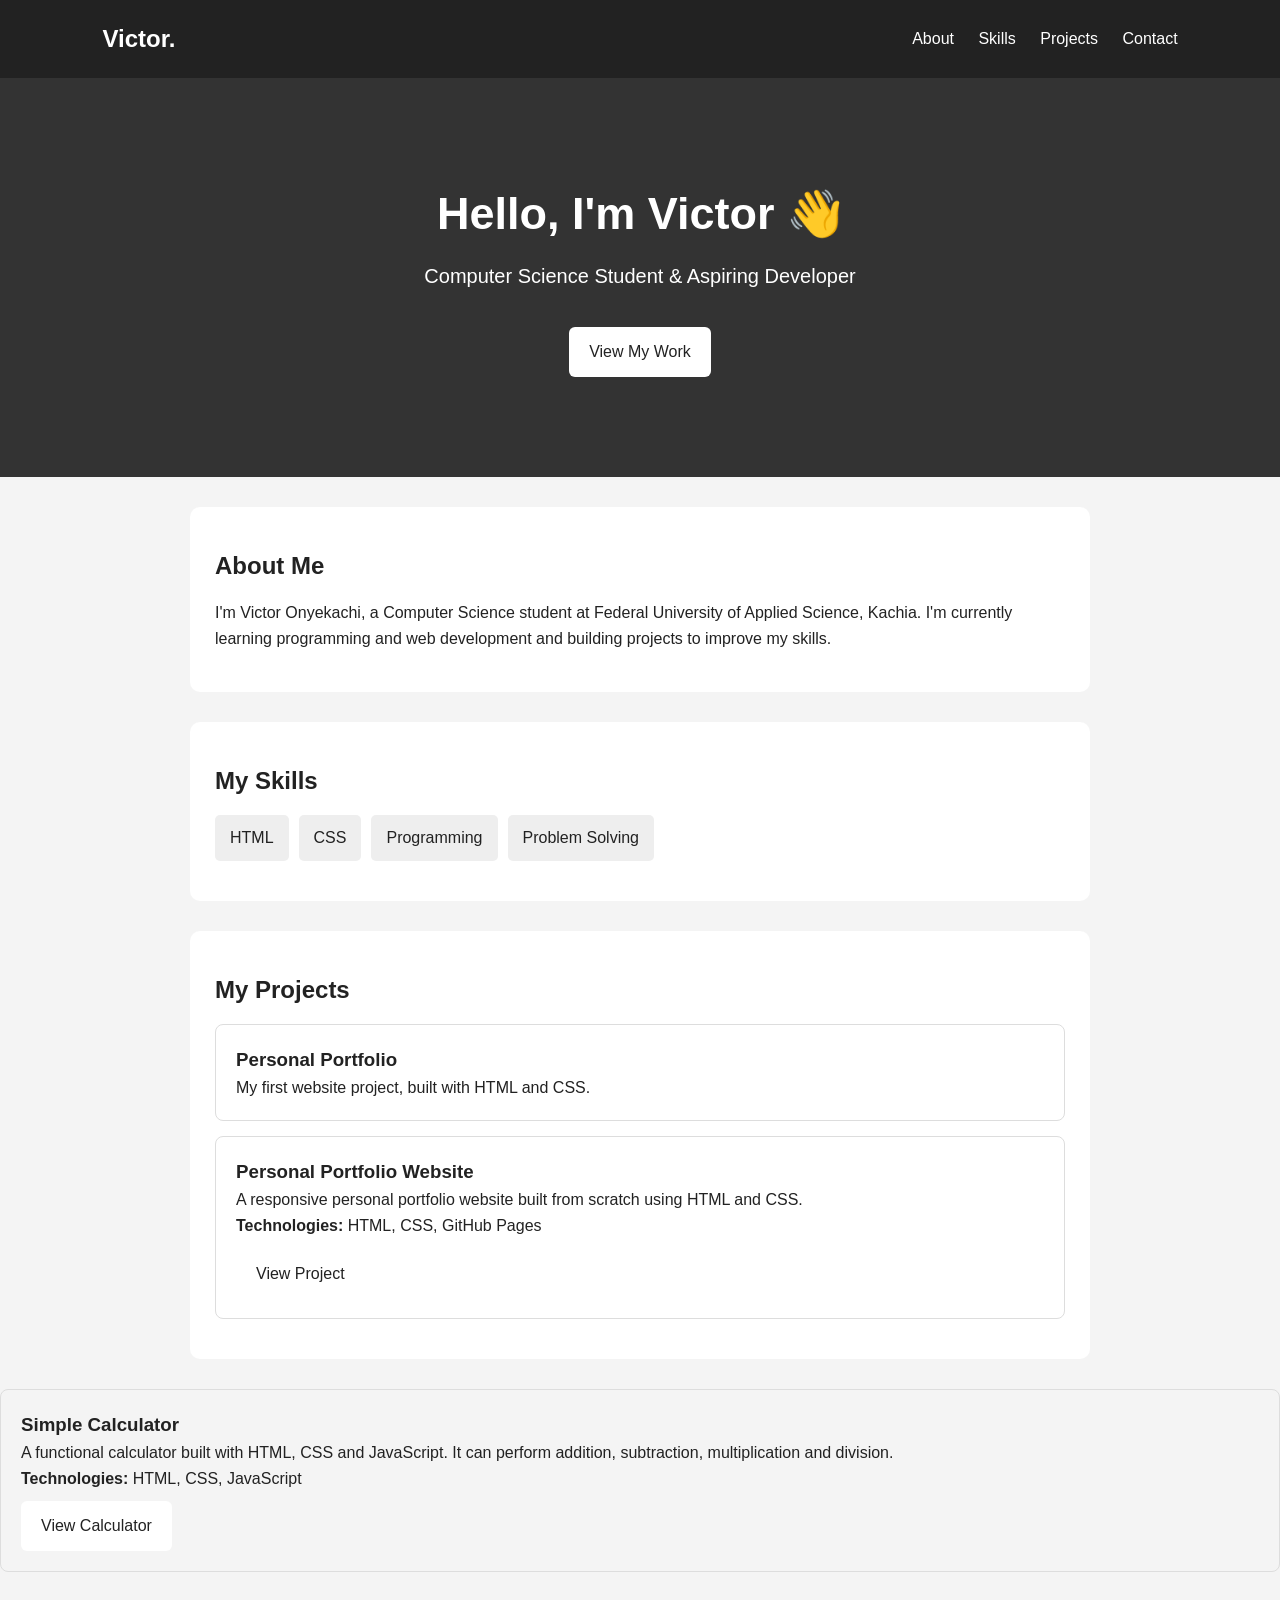
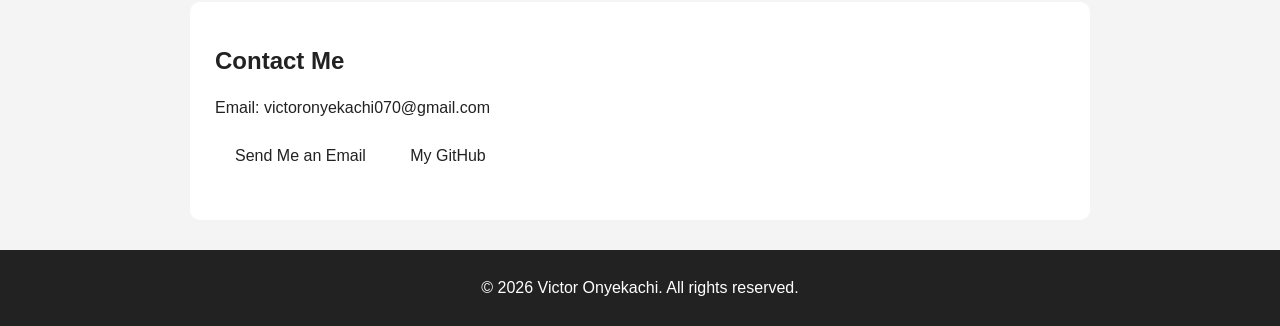
<file: index.html>
<!DOCTYPE html>
<html lang="en">
<head>
    <meta charset="UTF-8">
    <meta name="viewport" content="width=device-width, initial-scale=1.0">
    <title>Victor Onyekachi | Portfolio</title>
    <link rel="stylesheet" href="style.css">
</head>

<body>

    <nav>
        <h2>Victor.</h2>

        <div>
            <a href="#about">About</a>
            <a href="#skills">Skills</a>
            <a href="#projects">Projects</a>
            <a href="#contact">Contact</a>
        </div>
    </nav>

    <header>
        <h1>Hello, I'm Victor 👋</h1>
        <p>Computer Science Student & Aspiring Developer</p>
        <a class="button" href="#projects">View My Work</a>
    </header>

    <section id="about">
        <h2>About Me</h2>

        <p>
            I'm Victor Onyekachi, a Computer Science student at
            Federal University of Applied Science, Kachia.
            I'm currently learning programming and web development
            and building projects to improve my skills.
        </p>
    </section>

    <section id="skills">
        <h2>My Skills</h2>

        <div class="skills">
            <span>HTML</span>
            <span>CSS</span>
            <span>Programming</span>
            <span>Problem Solving</span>
        </div>
    </section>

    <section id="projects">
        <h2>My Projects</h2>

        <div class="project">
            <h3>Personal Portfolio</h3>
            <p>
                My first website project, built with HTML and CSS.
            </p>
        </div>

        <div class="project">
    <h3>Personal Portfolio Website</h3>

    <p>
        A responsive personal portfolio website built from scratch
        using HTML and CSS.
    </p>

    <p><strong>Technologies:</strong> HTML, CSS, GitHub Pages</p>

    <a class="button" href="https://victoronyekachi-hub.github.io/personal-portfolio/">
        View Project
    </a>
</div>
    </section>
    <div class="project">
    <h3>Simple Calculator</h3>

    <p>
        A functional calculator built with HTML, CSS and JavaScript.
        It can perform addition, subtraction, multiplication and division.
    </p>

    <p>
        <strong>Technologies:</strong> HTML, CSS, JavaScript
    </p>

    <a class="button" href="calculator.html">
        View Calculator
    </a>
</div>

    <section id="contact">
    <h2>Contact Me</h2>

    <p>Email: victoronyekachi070@gmail.com</p>

    <a class="button" href="mailto:victoronyekachi070@gmail.com">
        Send Me an Email
    </a>

    <a class="button" href="https://github.com/victoronyekachi-hub" target="_blank">
        My GitHub
    </a>
</section>

    <footer>
        <p>© 2026 Victor Onyekachi. All rights reserved.</p>
    </footer>

</body>
</html>
</file>
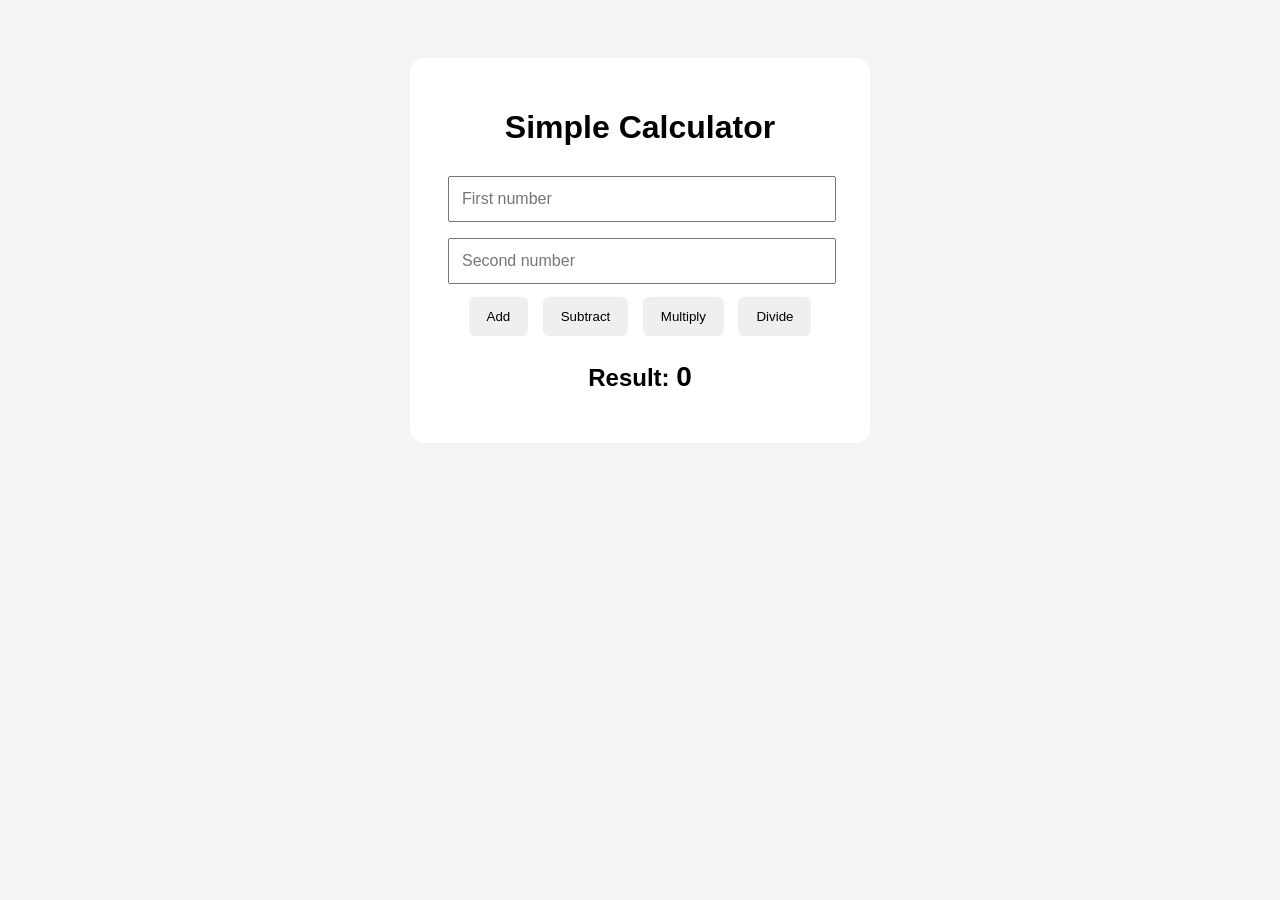
<file: calculator.html>
<!DOCTYPE html>
<html lang="en">

<head>
    <meta charset="UTF-8">
    <meta name="viewport" content="width=device-width, initial-scale=1.0">

    <title>Victor's Calculator</title>
    
    <link rel="stylesheet" href="calculator.css">
    
    <link rel="stylesheet" href="calculator.css">
</head>

<body>

    <div class="calculator">

    <h1>Simple Calculator</h1>

    <input type="number" id="number1" placeholder="First number">

    <input type="number" id="number2" placeholder="Second number">

    <button onclick="add()">Add</button>
    <button onclick="subtract()">Subtract</button>
    <button onclick="multiply()">Multiply</button>
    <button type="button" onclick="divide()">Divide</button> 

    <h2>Result: <span id="result">0</span></h2>

</div>

    <script src="script.js?v=2"></script>

</body>

</html>
</file>
<file: style.css>
* {
    box-sizing: border-box;
    margin: 0;
    padding: 0;
}

body {
    font-family: Arial, sans-serif;
    background: #f4f4f4;
    color: #222;
    line-height: 1.6;
}

nav {
    display: flex;
    justify-content: space-between;
    align-items: center;
    padding: 20px 8%;
    background: #222;
    color: white;
}

nav a {
    color: white;
    text-decoration: none;
    margin-left: 20px;
}

header {
    text-align: center;
    padding: 100px 20px;
    background: #333;
    color: white;
}

header h1 {
    font-size: 45px;
    margin-bottom: 10px;
}

header p {
    font-size: 20px;
    margin-bottom: 25px;
}

.button {
    display: inline-block;
    background: white;
    color: #222;
    padding: 12px 20px;
    text-decoration: none;
    border-radius: 6px;
    margin-top: 10px;
}

section {
    max-width: 900px;
    margin: 30px auto;
    padding: 40px 25px;
    background: white;
    border-radius: 10px;
}

section h2 {
    margin-bottom: 15px;
}

.skills {
    display: flex;
    flex-wrap: wrap;
    gap: 10px;
}

.skills span {
    background: #eee;
    padding: 10px 15px;
    border-radius: 5px;
}

.project {
    padding: 20px;
    margin-top: 15px;
    border: 1px solid #ddd;
    border-radius: 8px;
}

footer {
    text-align: center;
    padding: 25px;
    background: #222;
    color: white;
}
</file>
<file: calculator.css>
body {
    font-family: Arial, sans-serif;
    background: #f4f4f4;
    text-align: center;
    padding: 50px 20px;
}

.calculator {
    max-width: 400px;
    margin: auto;
    background: white;
    padding: 30px;
    border-radius: 15px;
}

input {
    width: 90%;
    padding: 12px;
    margin: 8px;
    font-size: 16px;
}

button {
    padding: 12px 18px;
    margin: 5px;
    border: none;
    border-radius: 6px;
    cursor: pointer;
}

#result {
    font-size: 28px;
    font-weight: bold;
}
</file>
